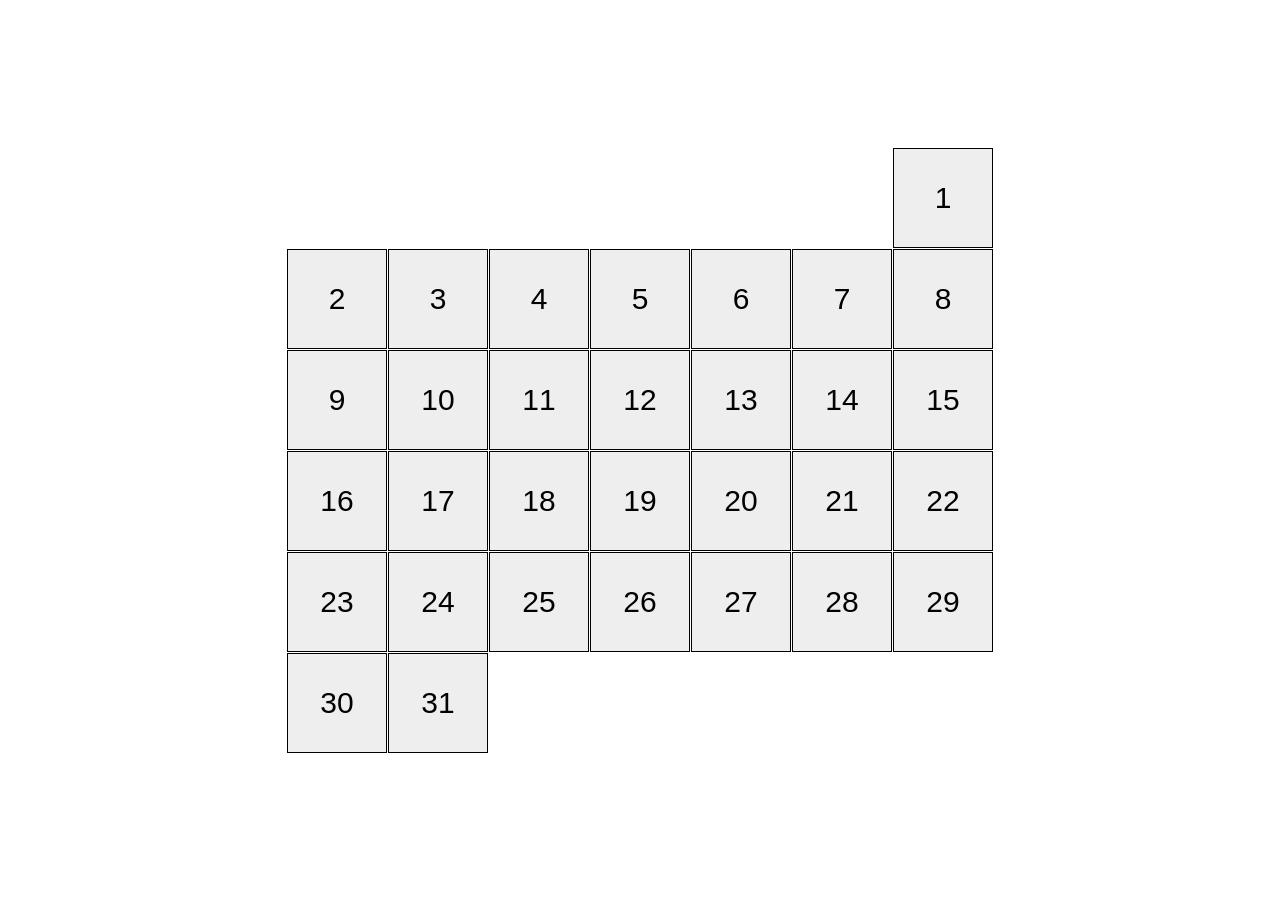
<file: index.html>
<!doctype html><html lang="en"><head><meta charset="utf-8"><meta name="viewport" content="width=device-width, initial-scale=1.0"><title>Calendar</title><link rel="stylesheet" href="index.c7d32296.css"></head><body class="body"> <div class="calendar calendar--month-length-31 calendar--start-day-sun"> <div class="calendar__day"></div> <div class="calendar__day"></div> <div class="calendar__day"></div> <div class="calendar__day"></div> <div class="calendar__day"></div> <div class="calendar__day"></div> <div class="calendar__day"></div> <div class="calendar__day"></div> <div class="calendar__day"></div> <div class="calendar__day"></div> <div class="calendar__day"></div> <div class="calendar__day"></div> <div class="calendar__day"></div> <div class="calendar__day"></div> <div class="calendar__day"></div> <div class="calendar__day"></div> <div class="calendar__day"></div> <div class="calendar__day"></div> <div class="calendar__day"></div> <div class="calendar__day"></div> <div class="calendar__day"></div> <div class="calendar__day"></div> <div class="calendar__day"></div> <div class="calendar__day"></div> <div class="calendar__day"></div> <div class="calendar__day"></div> <div class="calendar__day"></div> <div class="calendar__day"></div> <div class="calendar__day"></div> <div class="calendar__day"></div> <div class="calendar__day"></div> </div> </body></html>
</file>
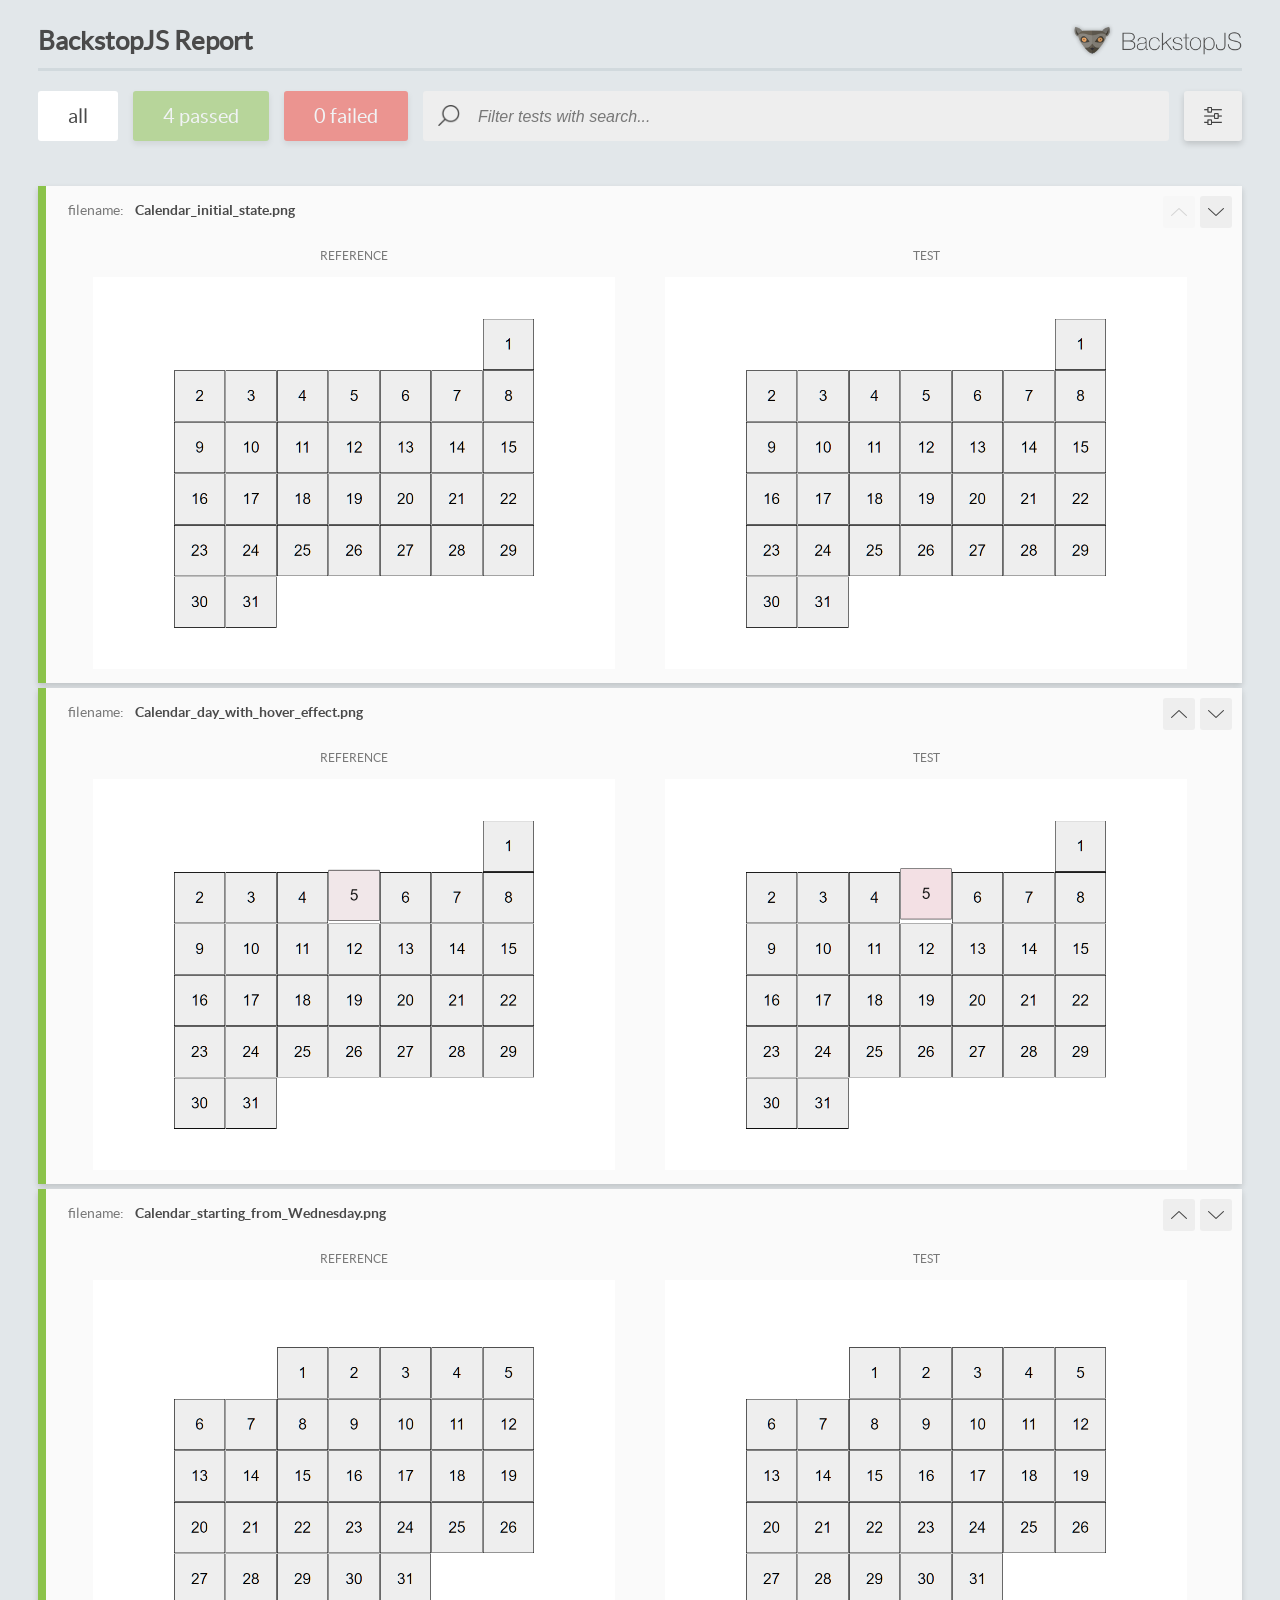
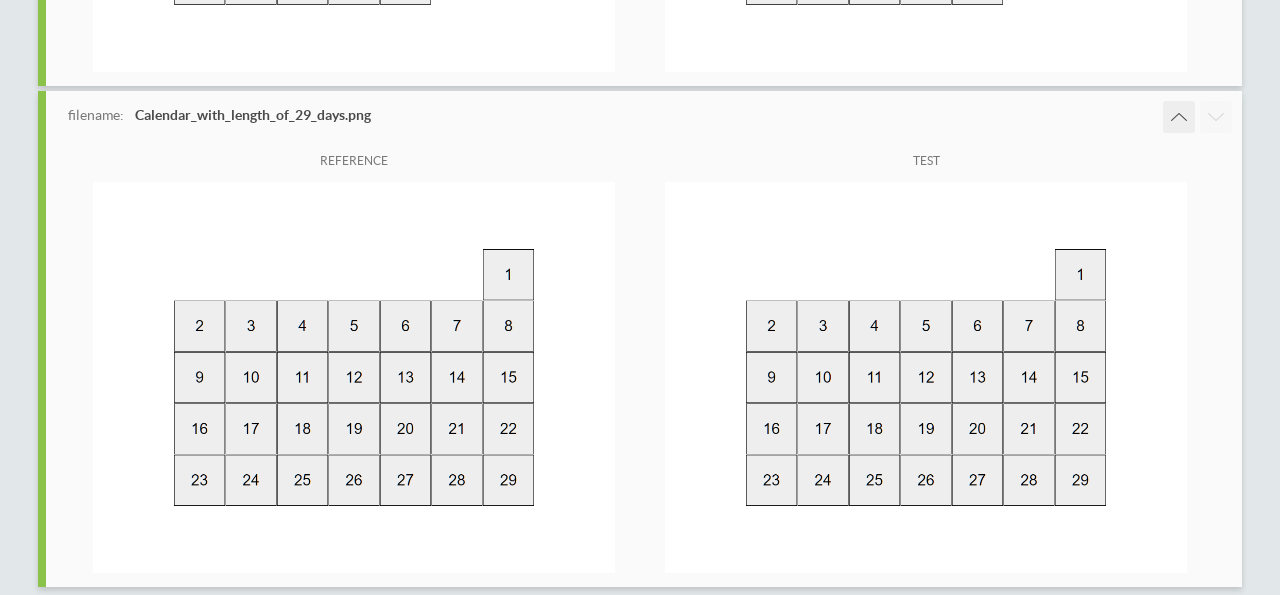
<file: report/html_report/index.html>
<!DOCTYPE html>
<html>
  <head>
    <meta charset="utf-8">
    <!-- Disable Cache -->
    <meta http-equiv="Cache-Control" content="no-cache, no-store, must-revalidate">
    <meta http-equiv="Pragma" content="no-cache">
    <meta http-equiv="Expires" content="0">

    <title>BackstopJS Report</title>

    <style>
      @font-face {
          font-family: 'latoregular';
          src: url('./assets/fonts/lato-regular-webfont.woff2') format('woff2'),
              url('./assets/fonts/lato-regular-webfont.woff') format('woff');
          font-weight: 400;
          font-style: normal;
      }
      @font-face {
          font-family: 'latobold';
          src: url('./assets/fonts/lato-bold-webfont.woff2') format('woff2'),
              url('./assets/fonts/lato-bold-webfont.woff') format('woff');
          font-weight: 700;
          font-style: normal;
      }

      .ReactModal__Body--open {
          overflow: hidden;
      }
      .ReactModal__Body--open .header {
        display: none;
      }

    </style>
  </head>
  <body style="background-color: #E2E7EA">
    <div id="root">

    </div>
    <script>
      function report (report) { // eslint-disable-line no-unused-vars
        window.tests = report;
      }
    </script>
    <script src="config.js"></script>
    <script src="index_bundle.js"></script>
  </body>
</html>
</file>
<file: index.c7d32296.css>
.body{justify-content:center;align-items:center;min-height:100vh;margin:0;display:flex}.calendar{flex-wrap:wrap;gap:1px;width:706px;padding:10px;display:flex}.calendar__day{box-sizing:border-box;background-color:#eee;border:1px solid #000;justify-content:center;align-items:center;width:100px;height:100px;transition:all .5s;display:flex;position:relative}.calendar__day:hover{cursor:pointer;background-color:#ffbfcb;transform:translateY(-20px)}.calendar__day:first-child:before{content:"1";font-family:Arial,sans-serif;font-size:30px}.calendar__day:nth-child(2):before{content:"2";font-family:Arial,sans-serif;font-size:30px}.calendar__day:nth-child(3):before{content:"3";font-family:Arial,sans-serif;font-size:30px}.calendar__day:nth-child(4):before{content:"4";font-family:Arial,sans-serif;font-size:30px}.calendar__day:nth-child(5):before{content:"5";font-family:Arial,sans-serif;font-size:30px}.calendar__day:nth-child(6):before{content:"6";font-family:Arial,sans-serif;font-size:30px}.calendar__day:nth-child(7):before{content:"7";font-family:Arial,sans-serif;font-size:30px}.calendar__day:nth-child(8):before{content:"8";font-family:Arial,sans-serif;font-size:30px}.calendar__day:nth-child(9):before{content:"9";font-family:Arial,sans-serif;font-size:30px}.calendar__day:nth-child(10):before{content:"10";font-family:Arial,sans-serif;font-size:30px}.calendar__day:nth-child(11):before{content:"11";font-family:Arial,sans-serif;font-size:30px}.calendar__day:nth-child(12):before{content:"12";font-family:Arial,sans-serif;font-size:30px}.calendar__day:nth-child(13):before{content:"13";font-family:Arial,sans-serif;font-size:30px}.calendar__day:nth-child(14):before{content:"14";font-family:Arial,sans-serif;font-size:30px}.calendar__day:nth-child(15):before{content:"15";font-family:Arial,sans-serif;font-size:30px}.calendar__day:nth-child(16):before{content:"16";font-family:Arial,sans-serif;font-size:30px}.calendar__day:nth-child(17):before{content:"17";font-family:Arial,sans-serif;font-size:30px}.calendar__day:nth-child(18):before{content:"18";font-family:Arial,sans-serif;font-size:30px}.calendar__day:nth-child(19):before{content:"19";font-family:Arial,sans-serif;font-size:30px}.calendar__day:nth-child(20):before{content:"20";font-family:Arial,sans-serif;font-size:30px}.calendar__day:nth-child(21):before{content:"21";font-family:Arial,sans-serif;font-size:30px}.calendar__day:nth-child(22):before{content:"22";font-family:Arial,sans-serif;font-size:30px}.calendar__day:nth-child(23):before{content:"23";font-family:Arial,sans-serif;font-size:30px}.calendar__day:nth-child(24):before{content:"24";font-family:Arial,sans-serif;font-size:30px}.calendar__day:nth-child(25):before{content:"25";font-family:Arial,sans-serif;font-size:30px}.calendar__day:nth-child(26):before{content:"26";font-family:Arial,sans-serif;font-size:30px}.calendar__day:nth-child(27):before{content:"27";font-family:Arial,sans-serif;font-size:30px}.calendar__day:nth-child(28):before{content:"28";font-family:Arial,sans-serif;font-size:30px}.calendar__day:nth-child(29):before{content:"29";font-family:Arial,sans-serif;font-size:30px}.calendar__day:nth-child(30):before{content:"30";font-family:Arial,sans-serif;font-size:30px}.calendar__day:nth-child(31):before{content:"31";font-family:Arial,sans-serif;font-size:30px}.calendar--start-day-mon .calendar__day:first-child{margin-left:0}.calendar--start-day-tue .calendar__day:first-child{margin-left:101px}.calendar--start-day-wed .calendar__day:first-child{margin-left:202px}.calendar--start-day-thu .calendar__day:first-child{margin-left:303px}.calendar--start-day-fri .calendar__day:first-child{margin-left:404px}.calendar--start-day-sat .calendar__day:first-child{margin-left:505px}.calendar--start-day-sun .calendar__day:first-child{margin-left:606px}.calendar--month-length-28 .calendar__day:nth-child(n+29),.calendar--month-length-29 .calendar__day:nth-child(n+30),.calendar--month-length-30 .calendar__day:nth-child(n+31),.calendar--month-length-31 .calendar__day:nth-child(n+32){display:none}
/*# sourceMappingURL=index.c7d32296.css.map */
</file>
